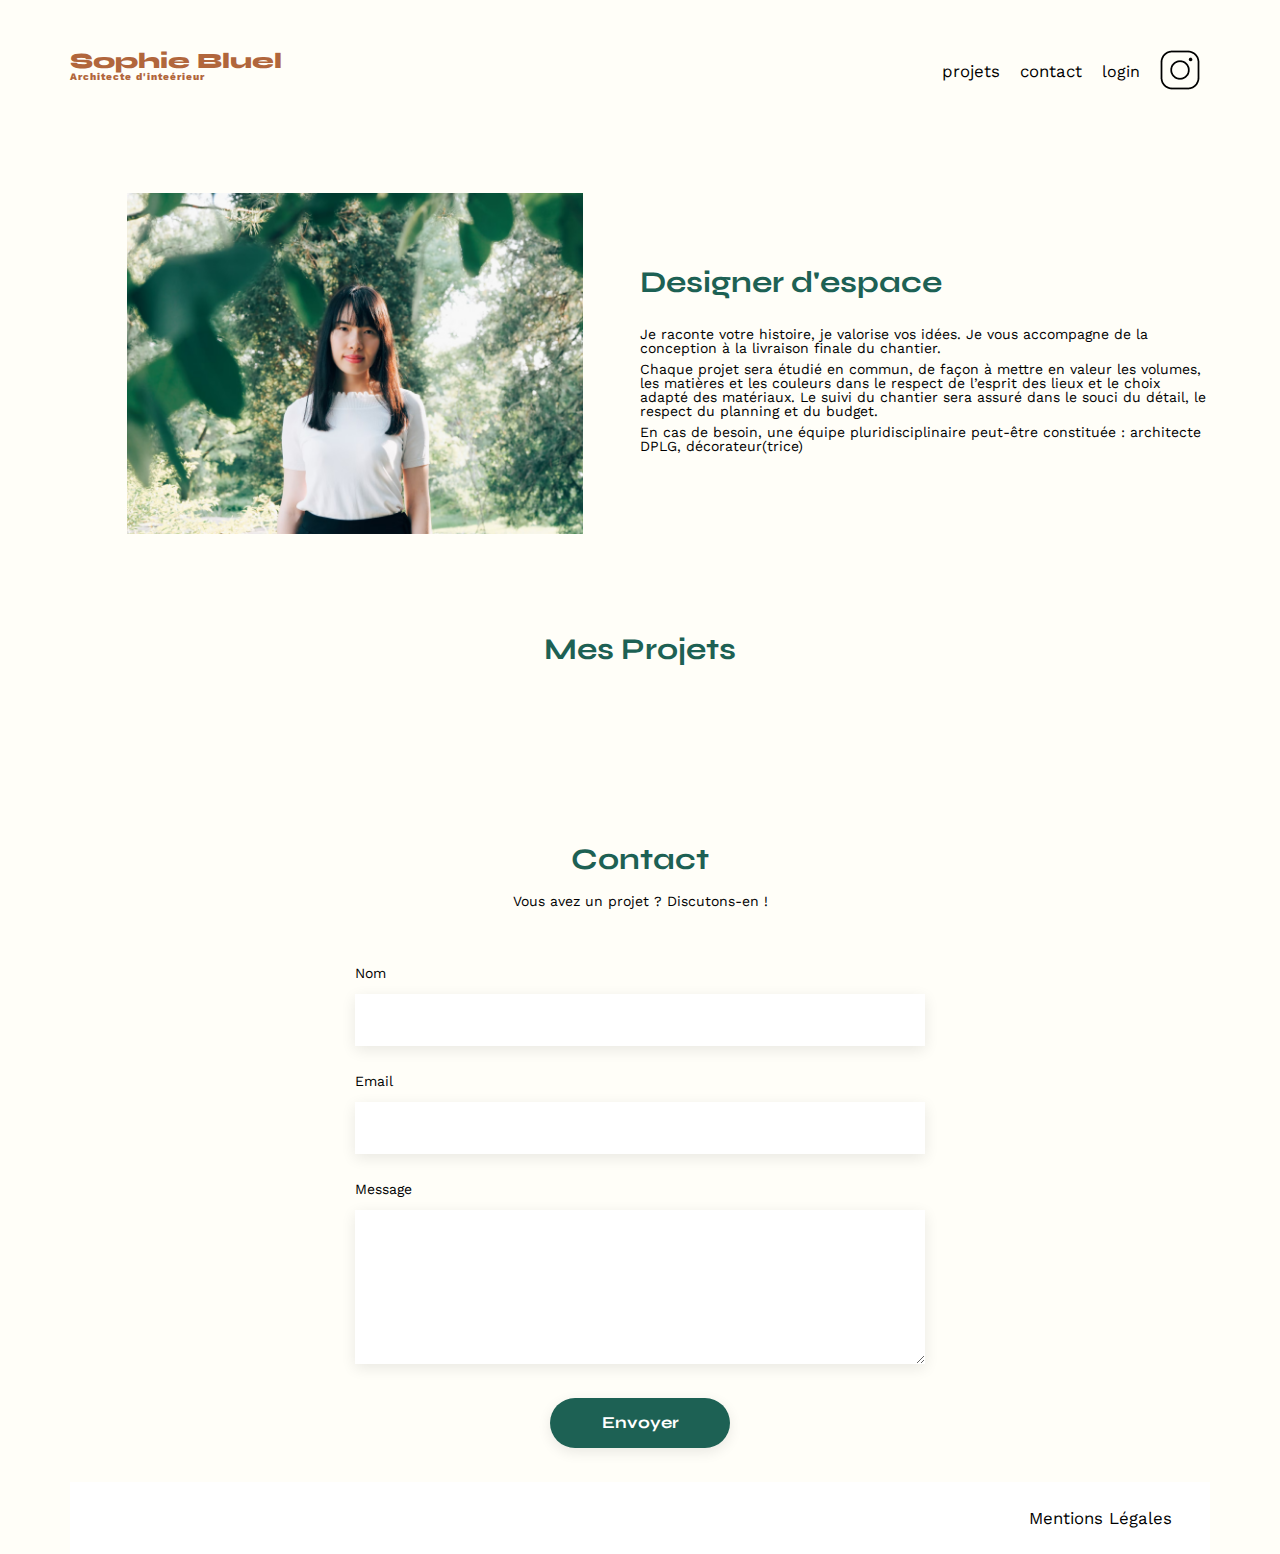
<file: FrontEnd/index.html>
<!DOCTYPE html>
<html lang="fr">
<head>
	<meta charset="UTF-8">
	<title>Sophie Bluel - Architecte d'intérieur</title>
	<meta name="viewport" content="width=device-width, initial-scale=1.0">
	<link rel="preconnect" href="https://fonts.googleapis.com">
	<link rel="preconnect" href="https://fonts.gstatic.com" crossorigin>
	<link href="https://fonts.googleapis.com/css2?family=Syne:wght@700;800&family=Work+Sans&display=swap" rel="stylesheet">
	<link rel="stylesheet" href="https://cdnjs.cloudflare.com/ajax/libs/font-awesome/6.2.1/css/all.min.css"
	integrity="sha512-MV7K8+y+gLIBoVD59lQIYicR65iaqukzvf/nwasF0nqhPay5w/9lJmVM2hMDcnK1OnMGCdVK+iQrJ7lzPJQd1w=="
	crossorigin="anonymous" referrerpolicy="no-referrer">
	<meta name="description" content="">
	<link rel="stylesheet" href="./assets/style.css">
	<script type="module" src="./assets/js/script.js"></script>
</head>
<body>
<header id="header">
	<h1>Sophie Bluel <span>Architecte d'inteérieur</span></h1>
	<nav>
		<ul>
			<li>projets</li>
			<li>contact</li>
			<li id="login"><a href="./assets/login/login.html">login</a></li>
			<li><img src="./assets/icons/instagram.png" alt="Instagram"></li>
		</ul>
	</nav>
</header>
<main>
	<div id="Modal" class="modal">
		<div class="modal_content">
			<div>
				<i class="fa-solid fa-arrow-left" id="rtr"></i>
				<i class="fa-solid fa-xmark" id="close"></i>
			</div>
			<div id="modal_supr">
				<h3>Galerie photo</h3>
				<div id="modal_works">
					
				</div>
				<input type="button" value="Ajouter une photo" id="add_works" class="input_modal">
			</div>
			<div id="modal_form">
				<form action="#" method="post" id="form_envoi" class="upload-files-container">
					<h3>Ajout photo</h3>
					<div class="bloc_add_photo">
						<div id="bloc_show_add_photo">
							<i class="fa-regular fa-image fa-2xl"></i>
							<input type="file" accept=".jpg, .png" id="fichier" name="fichier">
							<label id="fichier_label" for="fichier">+ Ajouter photo</label>
							<p>jpg, png : 4mo max</p>
						</div>
						<output id="out_file"></output>
					</div>
					<label for="titre" class="lbl">Titre</label>
					<input type="text" id="titre" name="titre">
					<label for="cat" class="lbl">Catégorie</label>
					<select id="cat" name="cat">
						
					</select>
					<div class="hr"></div>
					<input type="button" value="Valider" id="envoyer">
				</form>
			</div>
		</div>
	</div>
	<section id="introduction">
		<figure>
			<img src="./assets/images/sophie-bluel.png" alt="">
		</figure>
		<article>
			<h2>Designer d'espace</h2>
			<p>Je raconte votre histoire, je valorise vos idées. Je vous accompagne de la conception à la livraison finale du chantier.</p>
			<p>Chaque projet sera étudié en commun, de façon à mettre en valeur les volumes, les matières et les couleurs dans le respect de l’esprit des lieux et le choix adapté des matériaux. Le suivi du chantier sera assuré dans le souci du détail, le respect du planning et du budget.</p>
			<p>En cas de besoin, une équipe pluridisciplinaire peut-être constituée : architecte DPLG, décorateur(trice)</p>
		</article>
	</section>
	<section id="portfolio">
		<h2>Mes Projets</h2>
		
		<div class="filter" id="bloc_filter" ></div>
		<div class="gallery" id="bloc_projets"></div>
	</section>
	<section id="contact">
		<h2>Contact</h2>
		<p>Vous avez un projet ? Discutons-en !</p>
		<form action="#" method="post">
			<label for="name">Nom</label>
			<input type="text" name="name" id="name">
			<label for="email">Email</label>
			<input type="email" name="email" id="email">
			<label for="message">Message</label>
			<textarea name="message" id="message" cols="30" rows="10"></textarea>
			<input type="submit" value="Envoyer">
		</form>
	</section>
</main>

<footer>
	<nav>
		<ul>
			<li>Mentions Légales</li>
		</ul>
	</nav>
</footer>
</body>
</html>
</file>
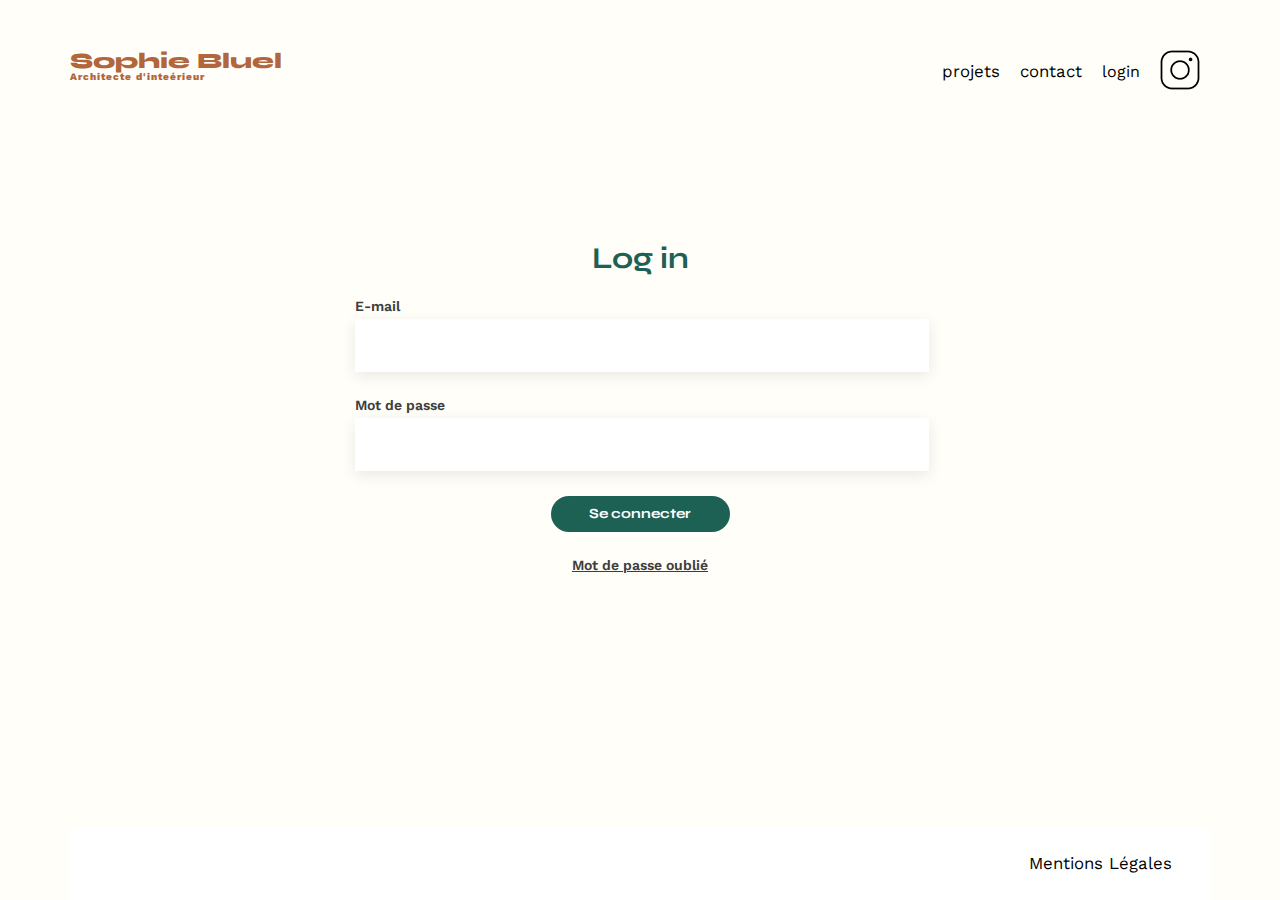
<file: FrontEnd/assets/login/login.html>
<!DOCTYPE html>
<html lang="fr">
<head>
	<meta charset="UTF-8">
	<title>Sophie Bluel - Architecte d'intérieur</title>
	<meta name="viewport" content="width=device-width, initial-scale=1.0">
	<link rel="preconnect" href="https://fonts.googleapis.com">
	<link rel="preconnect" href="https://fonts.gstatic.com" crossorigin>
	<link href="https://fonts.googleapis.com/css2?family=Syne:wght@700;800&family=Work+Sans&display=swap" rel="stylesheet">
	<link rel="stylesheet" href="https://cdnjs.cloudflare.com/ajax/libs/font-awesome/6.2.1/css/all.min.css"
	integrity="sha512-MV7K8+y+gLIBoVD59lQIYicR65iaqukzvf/nwasF0nqhPay5w/9lJmVM2hMDcnK1OnMGCdVK+iQrJ7lzPJQd1w=="
	crossorigin="anonymous" referrerpolicy="no-referrer">
	<meta name="description" content="">
	<link rel="stylesheet" href="../style.css">
	<script type="module" src="../js/login.js"></script>
</head>
<body>
<header>
	<h1>Sophie Bluel <span>Architecte d'inteérieur</span></h1>
	<nav>
		<ul>
			<li>projets</li>
			<li>contact</li>
			<li><a href="#"><b>login</b></a></li>
			<li><img src="../icons/instagram.png" alt="Instagram"></li>
		</ul>
	</nav>
</header>

<main>
	<section id="log_in">
		<article>
			<h2>Log in</h2>
			<p id="error"></p>
			<form class="log_in_form" method="post">
				<label for="mail">E-mail</label>
				<input type="email" id="mail" class="input_text_log">
				<label for="mdp">Mot de passe</label>
				<input type="password" id="mdp" class="input_text_log">
				<input type="button" value="Se connecter" class="input_log" id="btn_log_in">
				<a href="" class="log_link">Mot de passe oublié</a>
			</form>
		</article>
	</section>
</main>

<footer>
	<nav>
		<ul>
			<li>Mentions Légales</li>
		</ul>
	</nav>
</footer>
</body>
</html>
</file>
<file: FrontEnd/assets/style.css>
/* http://meyerweb.com/eric/tools/css/reset/
   v2.0 | 20110126
   License: none (public domain)
*/

html, body, div, span, applet, object, iframe,
h1, h2, h3, h4, h5, h6, p, blockquote, pre,
a, abbr, acronym, address, big, cite, code,
del, dfn, em, img, ins, kbd, q, s, samp,
small, strike, strong, sub, sup, tt, var,
b, u, i, center,
dl, dt, dd, ol, ul, li,
fieldset, form, label, legend,
table, caption, tbody, tfoot, thead, tr, th, td,
article, aside, canvas, details, embed,
figure, figcaption, footer, header, hgroup,
menu, nav, output, ruby, section, summary,
time, mark, audio, video {
	margin: 0;
	padding: 0;
	border: 0;
	font-size: 100%;
	font: inherit;
	vertical-align: baseline;
}
/* HTML5 display-role reset for older browsers */
article, aside, details, figcaption, figure,
footer, header, hgroup, menu, nav, section {
	display: block;
}
body {
	line-height: 1;
	background-color: #FFFEF8;
}

footer {
	background-color: white;
}

ol, ul {
	list-style: none;
}
blockquote, q {
	quotes: none;
}
blockquote:before, blockquote:after,
q:before, q:after {
	content: '';
	content: none;
}
table {
	border-collapse: collapse;
	border-spacing: 0;
}
/** end reset css**/
a {
	font-family: Work Sans;
	font-size: 16px;
	font-weight: 400;
	line-height: 19px;
	letter-spacing: 0em;
	color: #000000;
	text-decoration: none;
}

body {
	max-width: 1140px;
	margin:auto;
	font-family: 'Work Sans' ;
	font-size: 14px;
	min-height: 100vh;
	display: flex;
	flex-direction: column;
}

footer{
	margin-top: auto;
}

header {
	display: flex;
	justify-content: space-between;
	margin: 50px 0
}
section {
	margin: 50px 0
}

h1{
	display: flex;
	flex-direction: column;
	font-family: 'Syne';
	font-size: 22px;
	font-weight: 800;
	color: #B1663C
}

h1 > span {
	font-family: 'Work Sans';
	font-size:10px;
	letter-spacing: 0.1em;
;
}

h2{
	font-family: 'Syne';
	font-weight: 700;
	font-size: 30px;
	color: #1D6154
}
nav ul {
	display: flex;
	align-items: center;
	list-style-type: none;

}
nav li {
	padding: 0 10px;
	font-size: 1.2em;
}

li:hover {
	color: #B1663C;
}
#introduction {
	display: flex;
	align-items: center;
}
#introduction figure {
	flex: 1
}
#introduction img {
	display: block;
	margin: auto;
	width: 80%;
}

#introduction article {
	flex: 1
}
#introduction h2 {
	margin-bottom: 1em;
}

#introduction p {
	margin-bottom: 0.5em;
}
#portfolio{
	text-align: center;
	margin-top: 100px;
}

#portfolio h2 {
	display: inline-block;
	margin-bottom: 80px;
}
.gallery {
	width: 100%;
	display: grid;
	grid-template-columns: 1fr 1fr 1fr;
	grid-column-gap: 20px;
	grid-row-gap: 20px;
}

.gallery img {
	width: 100%;

}
#contact {
	width: 50%;
margin: auto;
}
#contact > * {
	text-align: center;

}
#contact h2{
	margin-bottom: 20px;
}
#contact form {
	text-align: left;
	margin-top:30px;
	display: flex;
	flex-direction: column;
}

#contact input {
	height: 50px;
	font-size: 1.2em;
	border: none;
	box-shadow: 0px 4px 14px rgba(0, 0, 0, 0.09);
}
#contact label {
	margin: 2em 0 1em 0;
}
#contact textarea {
	border: none;
	box-shadow: 0px 4px 14px rgba(0, 0, 0, 0.09);
}

.filter{
	display: flex;
	gap: 20px;
	align-items:center ;
	justify-content: center;
	width: 100%;
	margin-bottom: 50px;
}

.input_filter{
	height: 50px;
	padding: 10px;
	font-size: 1.2em;
	border: 1px solid #1D6154;
	font-family: 'Syne';
	font-weight: 700;
	color: #1D6154;
	background-color: white;
	min-width: 100px;
	text-align: center;
	border-radius: 60px ;
}

.filter input:hover{
	color: white;
	background-color: #1D6154;
	cursor: pointer;
}

.input--select{
	color: white;
	background-color: #1D6154;
}

input[type="submit"]{
	font-family: 'Syne';
	font-weight: 700;
	color: white;
	background-color: #1D6154;
	margin : 2em auto ;
	width: 180px;
	text-align: center;
	border-radius: 60px ;
}

footer nav ul {
	display: flex;
	justify-content: flex-end;
	margin: 2em
}

#log_in{
	width: 50%;
	height: 100%;
	margin: auto;
}

#log_in h2{
	text-align: center;
	margin-top: 100px;
	margin-bottom: 25px;
}

.log_link{
	display: inline-block;
	font-family: Work Sans;
	font-size: 14px;
	font-weight: 600;
	line-height: 16px;
	letter-spacing: 0em;
	text-align: center;
	width: 100%;
	text-decoration: underline;
	color: #3D3D3D;
}

#log_in label{
	text-align: left;
	font-family: Work Sans;
	font-size: 14px;
	font-weight: 600;
	line-height: 16px;
	letter-spacing: 0em;
	color: #3D3D3D;
}

.error_log{
	width: 70%;
	height: 50px;
	margin: auto;
	background-color: #b34343;
	color: white;
	text-align: center;
	line-height: 50px;
	font-family: Work Sans;
	font-size: 14px;
	font-weight: 600;
	letter-spacing: 0em;
	border-radius: 25px;
}

.input_text_log{
	width: 100%;
	height: 51px;
	border: 0;
	box-shadow: 0px 4px 14px 0px #00000017;
	margin-top: 5px;
	margin-bottom: 25px;
}

.input_log{
	display: block;
	width: 179px;
	height: 36px;
	border-radius: 60px;
	background: #1D6154;
	border: none;
	color:white;
	font-family: Syne;
	font-size: 14px;
	font-weight: 700;
	line-height: 17px;
	letter-spacing: 0em;
	text-align: center;
	margin: auto;
	margin-bottom: 25px;
}

.input_log:hover{
	cursor: pointer;
}

.mode_edit{
	width: 100%;
	position: fixed;
	top: 0;
	left: 0;
	background-color: black;
	color: white;
	text-align: center;
	padding: 15px;
}

#mode_edit_prjct{
	display: inline-block;
}

#mode_edit_prjct:hover{
	cursor: pointer;
}

#mode_edit_prjct p{
	display: inline-block;
	font-family: Work Sans;
	font-size: 14px;
	font-weight: 600;
	line-height: 16px;
	letter-spacing: 0em;
}

#mode_edit_prjct i{
	display: inline-block;
	padding-left: 25px;
	padding-right: 5px;
}

.mode_edit:hover{
	cursor: pointer;
}

.mode_edit p{
	display: inline;
}

.modal {
	display: none;
	position: fixed; 
	z-index: 1; 
	left: 0;
	top: 0;
	width: 100%; 
	height: 100%;
	background-color: rgba(0,0,0,0.4); 
	overflow: hidden;
  }

.modal_content {
	position: relative;
	background-color: #fefefe;
	padding: 20px;
	border: 1px solid #888;
	width: 630px;
	height: 688px;
	border-radius: 10px;
	top:25%;
	margin: auto;
}

.modal_content h3{
	font-family: 'Work Sans';
	font-size: 26px;
	font-weight: 500;
	text-align: center;
}

#close {
	position: relative;
	left: 92%;
	color: black;
	font-size: 28px;
	font-weight: bold;
}

#rtr {
	display: none;
	position: relative;
	color: black;
	font-size: 28px;
	font-weight: bold;
}

#close:hover, #rtr:hover {
	text-decoration: none;
	cursor: pointer;
}

#modal_works{
	width: 70%;
	margin: auto;
	display: flex;
	gap: 7px;
	flex-wrap: wrap;
	border-bottom: 1px solid #B3B3B3;
	padding-top: 25px;
	padding-bottom: 80px;
}

#modal_works figure figcaption{
	display: inline-block;
	width: 18px;
	height: 17px;
	background-color: black;
	color: white;
	position: relative;
	bottom : 97%;
	left:70%;
	border-radius: 5px;
	text-align: center;
}

#modal_works figure figcaption i{
	line-height: 17px;
}

#modal_works figure figcaption:hover{
	cursor: pointer;
}

#modal_works figure{
	width: 76px;
	height: 102px;
	margin-top: 25px;
}

#modal_works figure img{
	width: 76px;
	height: 102px;
}

.input_modal{
	display: block;
	height: 36px;
	width: 237px;
	padding: 10px;
	font-size: 14px;
	border: 1px solid #1D6154;
	font-family: 'Syne';
	font-weight: 700;
	color: white;
	background-color: #1D6154;
	
	text-align: center;
	border-radius: 60px ;
	line-height: 16px;
	margin: auto;
	margin-top: 50px;
}

.input_modal:hover{
	cursor: pointer;
}

#modal_supr{
	display: block;
}

/* upload image */
#modal_form{
	display: none;
	width: 70%;
	margin: auto;
}

#fichier {
	display: none;
}

#fichier_label:hover {
	cursor: pointer;
}

.bloc_add_photo {
	width: 100%;
	height: 170px;
	margin: auto;
	background-color: #E8F1F6;
	text-align: center;
	margin-top: 40px;
	overflow: hidden;
}

.bloc_add_photo label{
	display: block;
	font-family: 'Work Sans';
	font-size: 14px;
	font-weight: 600;
	color: #306685;
	background-color: #CBD6DC;
	margin : 10px auto 10px auto;
	width: 173px;
	height: 36px;
	text-align: center;
	border-radius: 50px ;
	line-height: 36px;
}

.bloc_add_photo i{
	color: #B9C5CC;
	width: 76px;
	height: 76px;
	line-height: 76px;
	text-align: center;
	margin: 5px;
}

.bloc_add_photo i::before{
	font-size: 70px;
}

.bloc_add_photo p{
	font-family: 'Work Sans';
	font-size: 10px;
	font-weight: 400;
	text-align: center;
}

.upload-files-container{
	margin: auto;
}

.upload-files-container input, .upload-files-container select{
	display: block;
	margin: auto;
	width: 100%;
	height: 51px;
	border: 0;
	box-shadow: 0px 4px 14px 0px #00000017;
}

.lbl{
	display: block;
	font-family: 'Work Sans';
	font-size: 14px;
	font-weight: 600;
	line-height: 16px;
	letter-spacing: 0em;
	text-align: left;
	margin-bottom: 15px;
	margin-top: 30px;
}

.hr{
	margin-top: 50px;
	margin-bottom: 40px;
	border-bottom: 1px solid #B3B3B3;
}

#envoyer{
	border-radius: 60px;
	background-color: #A7A7A7;
	color: white;
	font-family: 'Syne';
	font-size: 14px;
	font-weight: 700;
	text-align: center;
	width: 237px;
}

#envoyer:hover{
	cursor: pointer;
}

.img_out{
	height: 100%;
}

.img_out img{
	height: 90%;
	object-fit: fill;
}

.img_out span{
	display: block;
}

.img_out span:hover{
	cursor: pointer;
}
</file>
